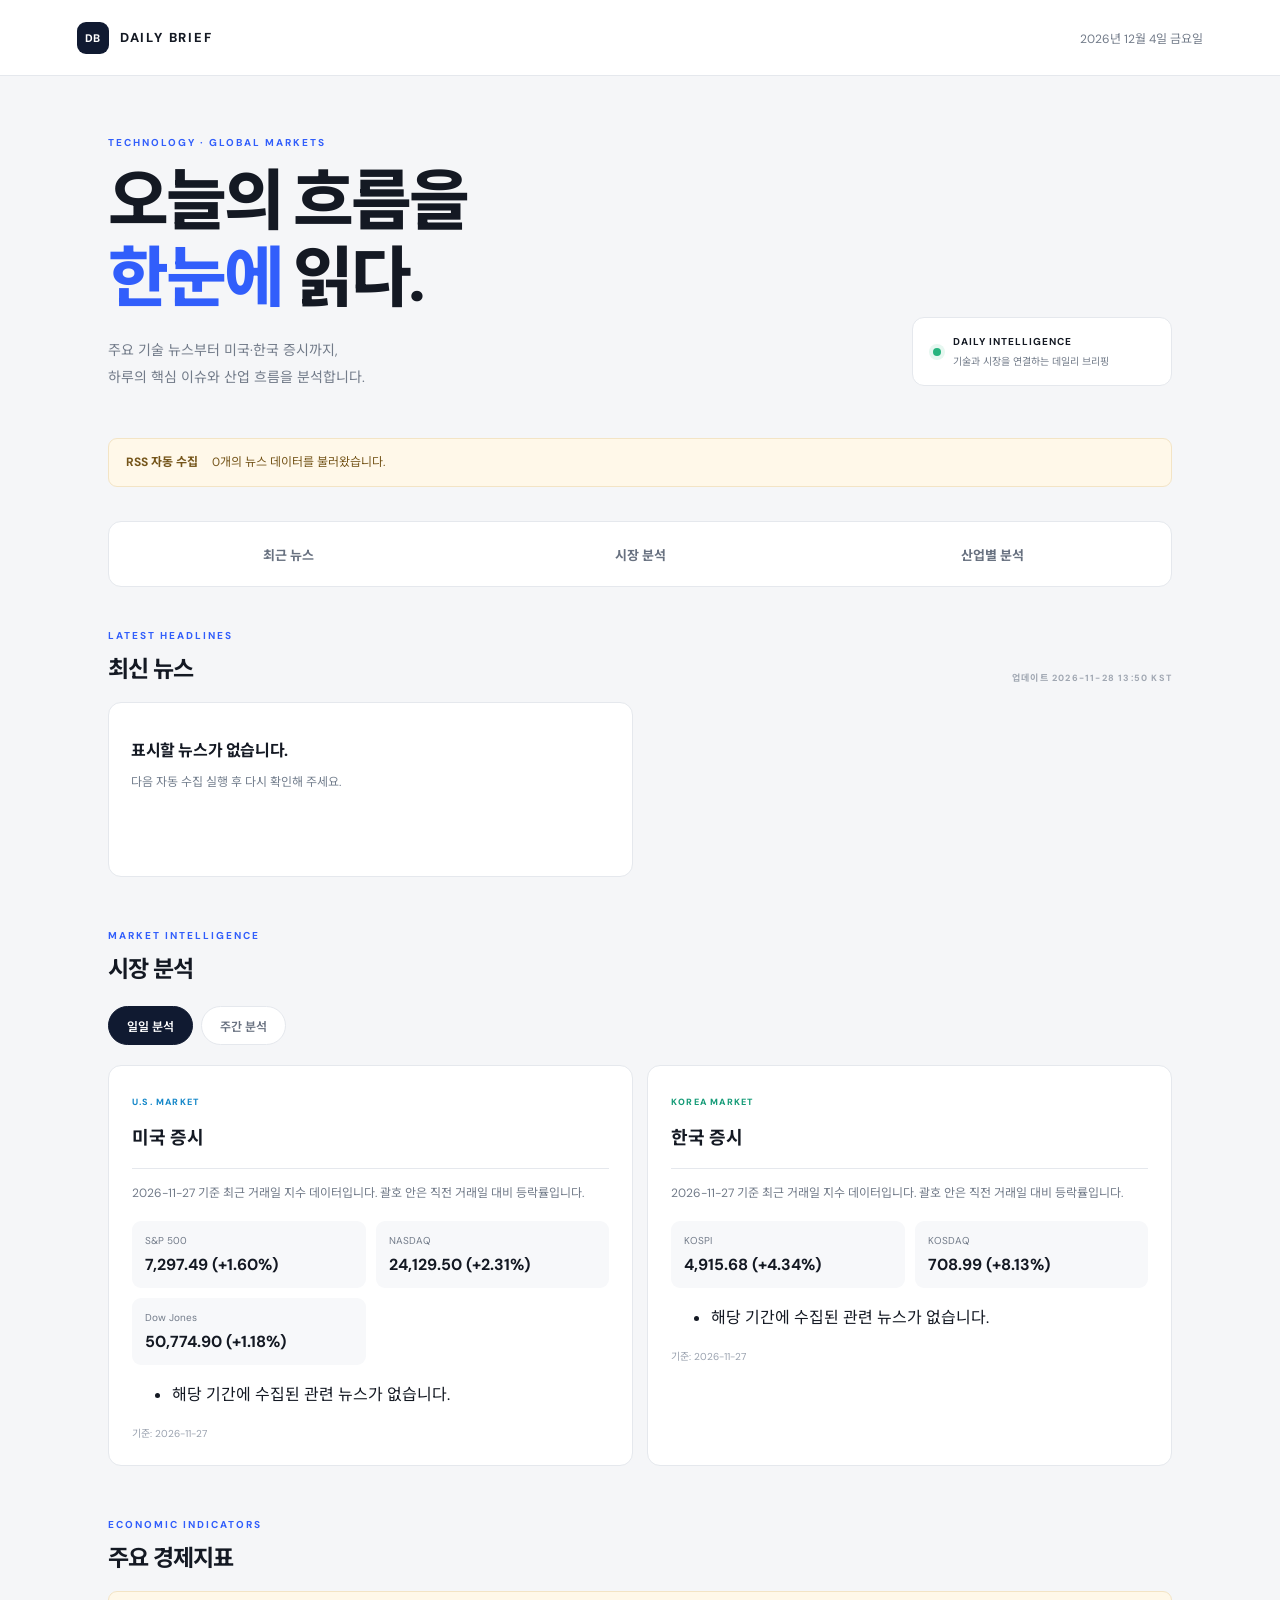
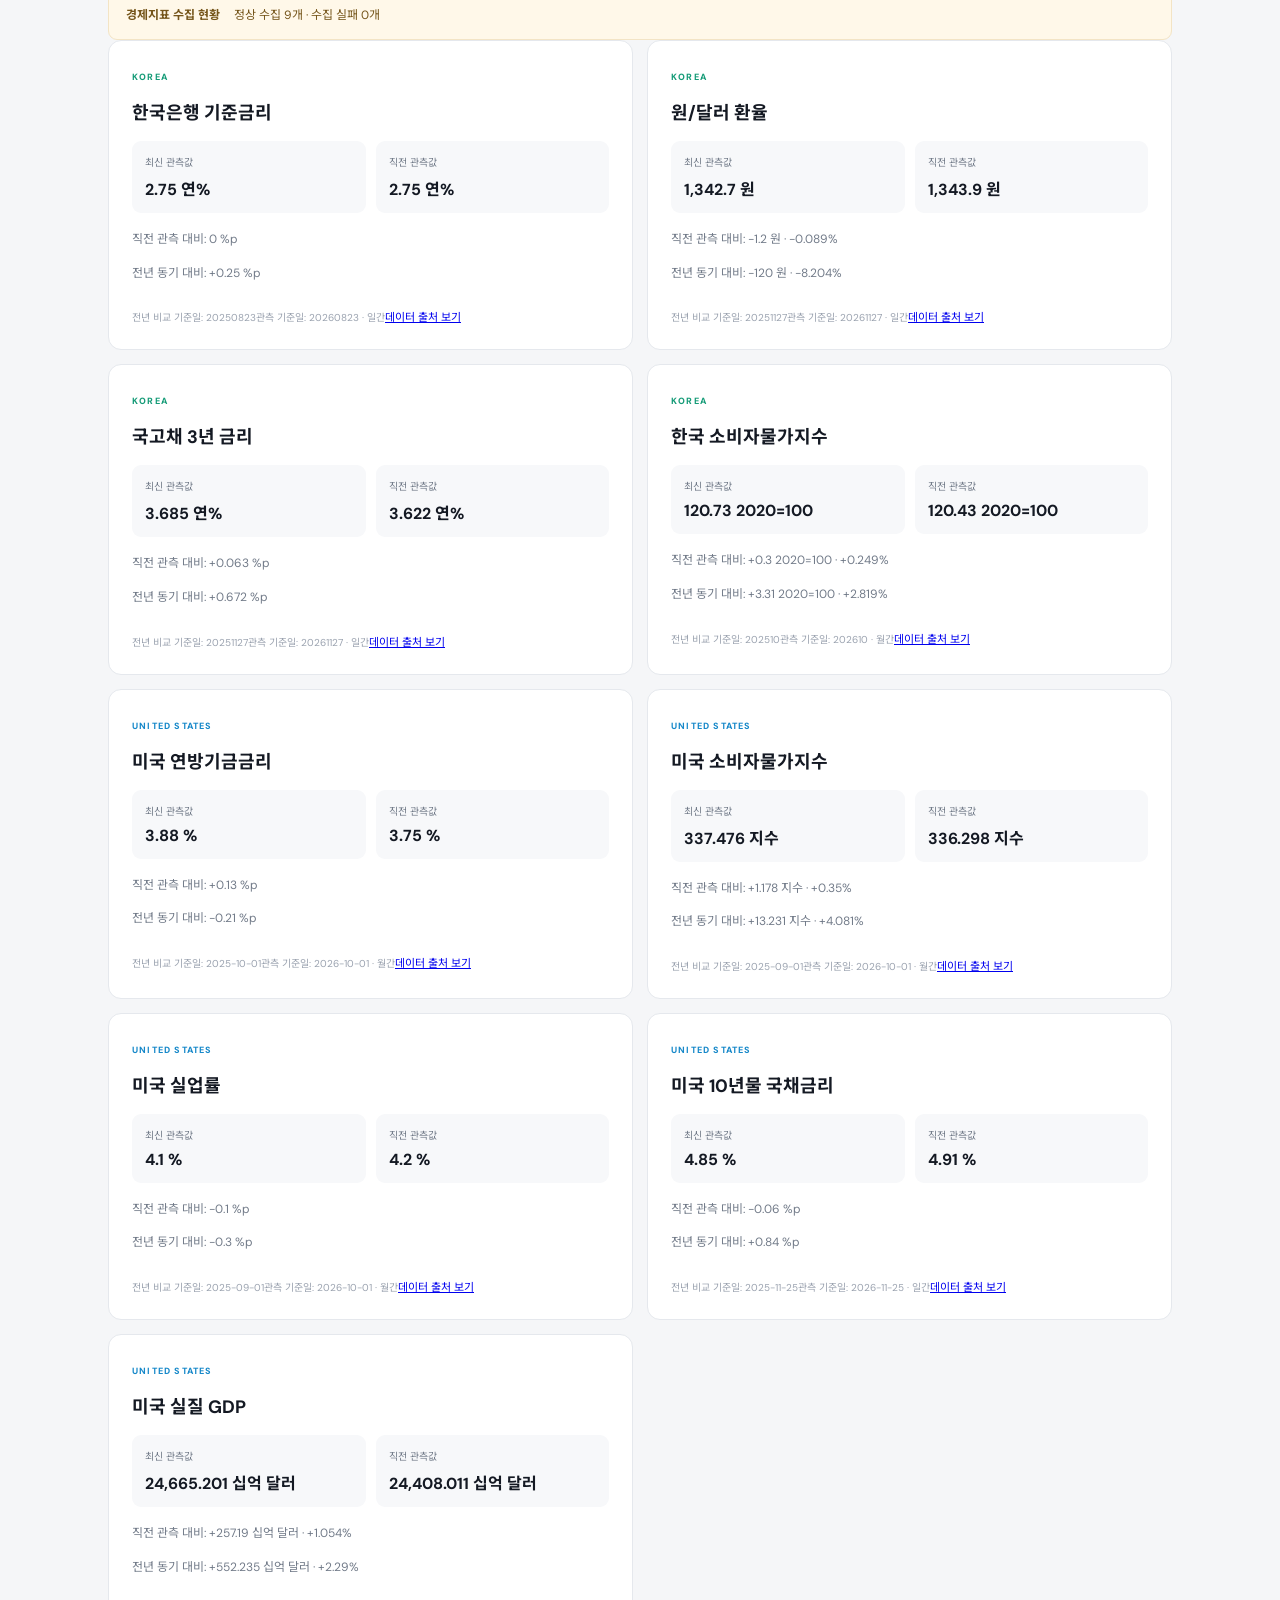
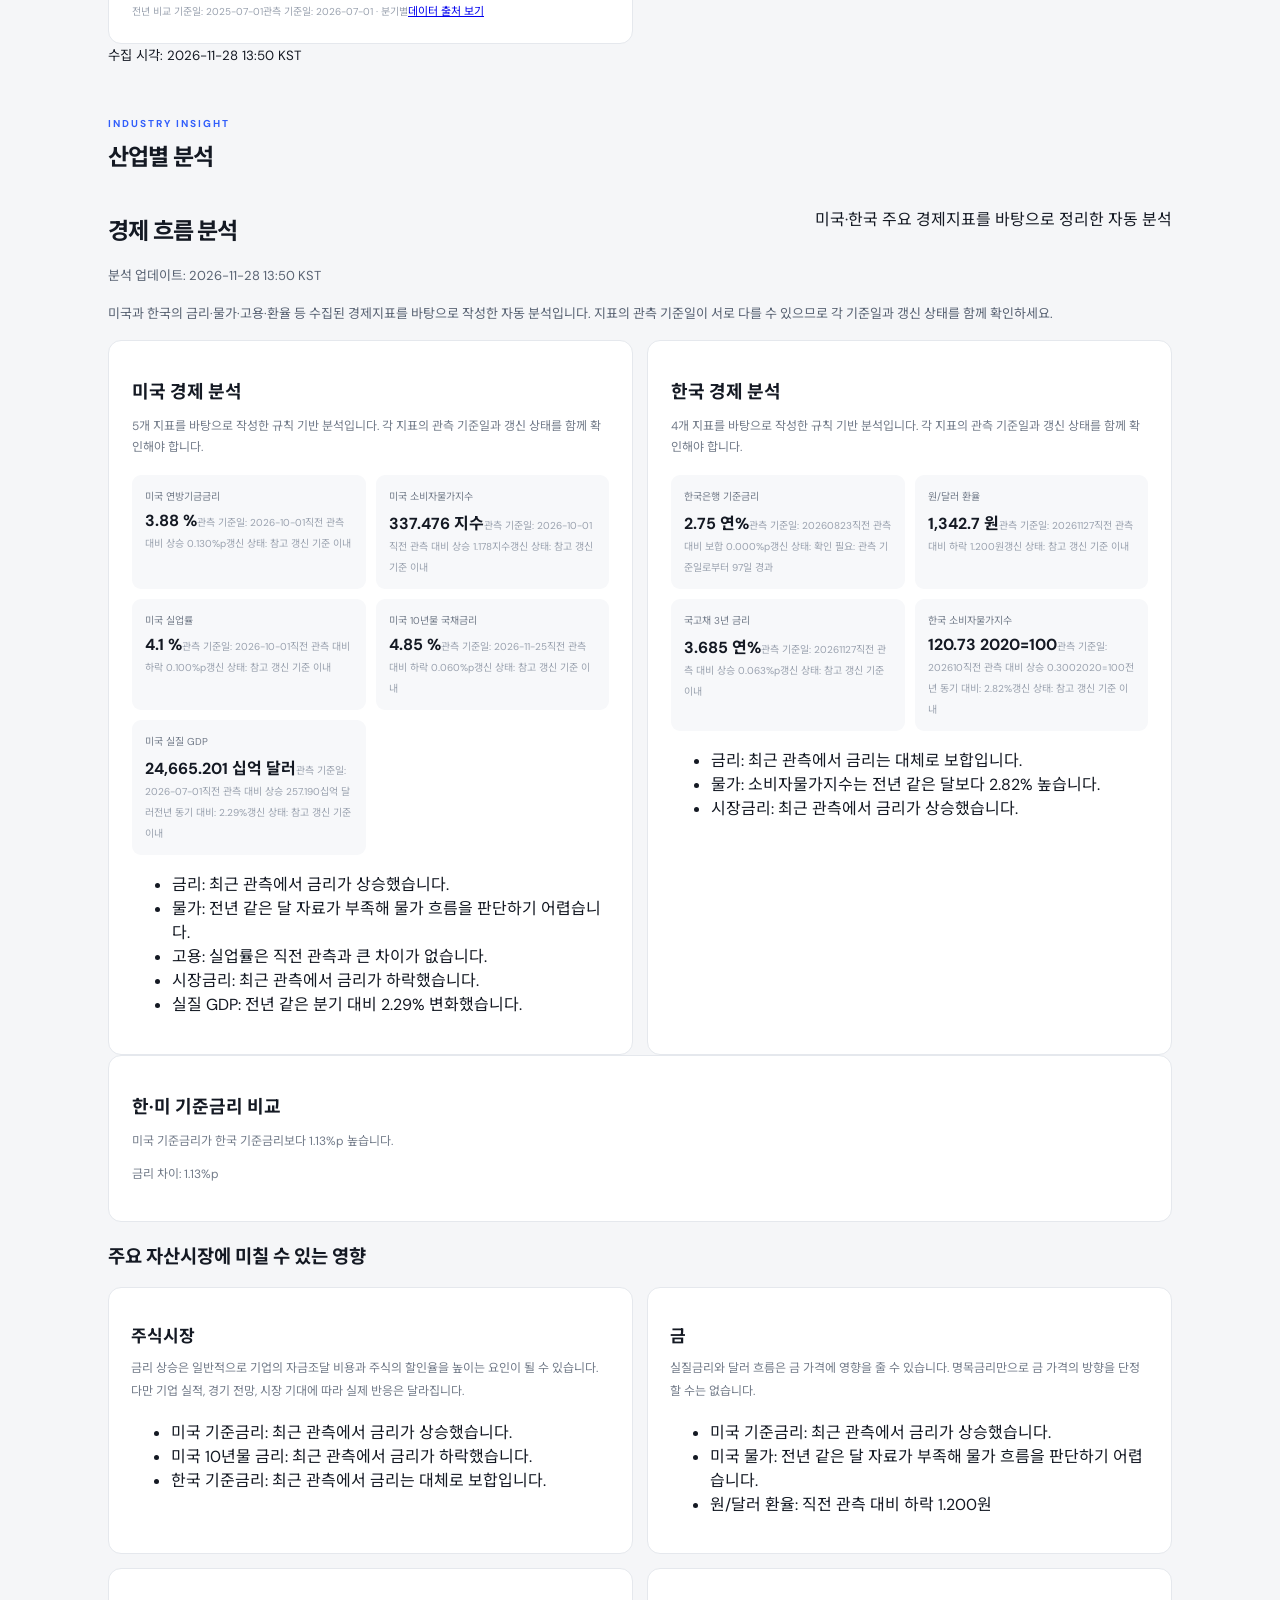
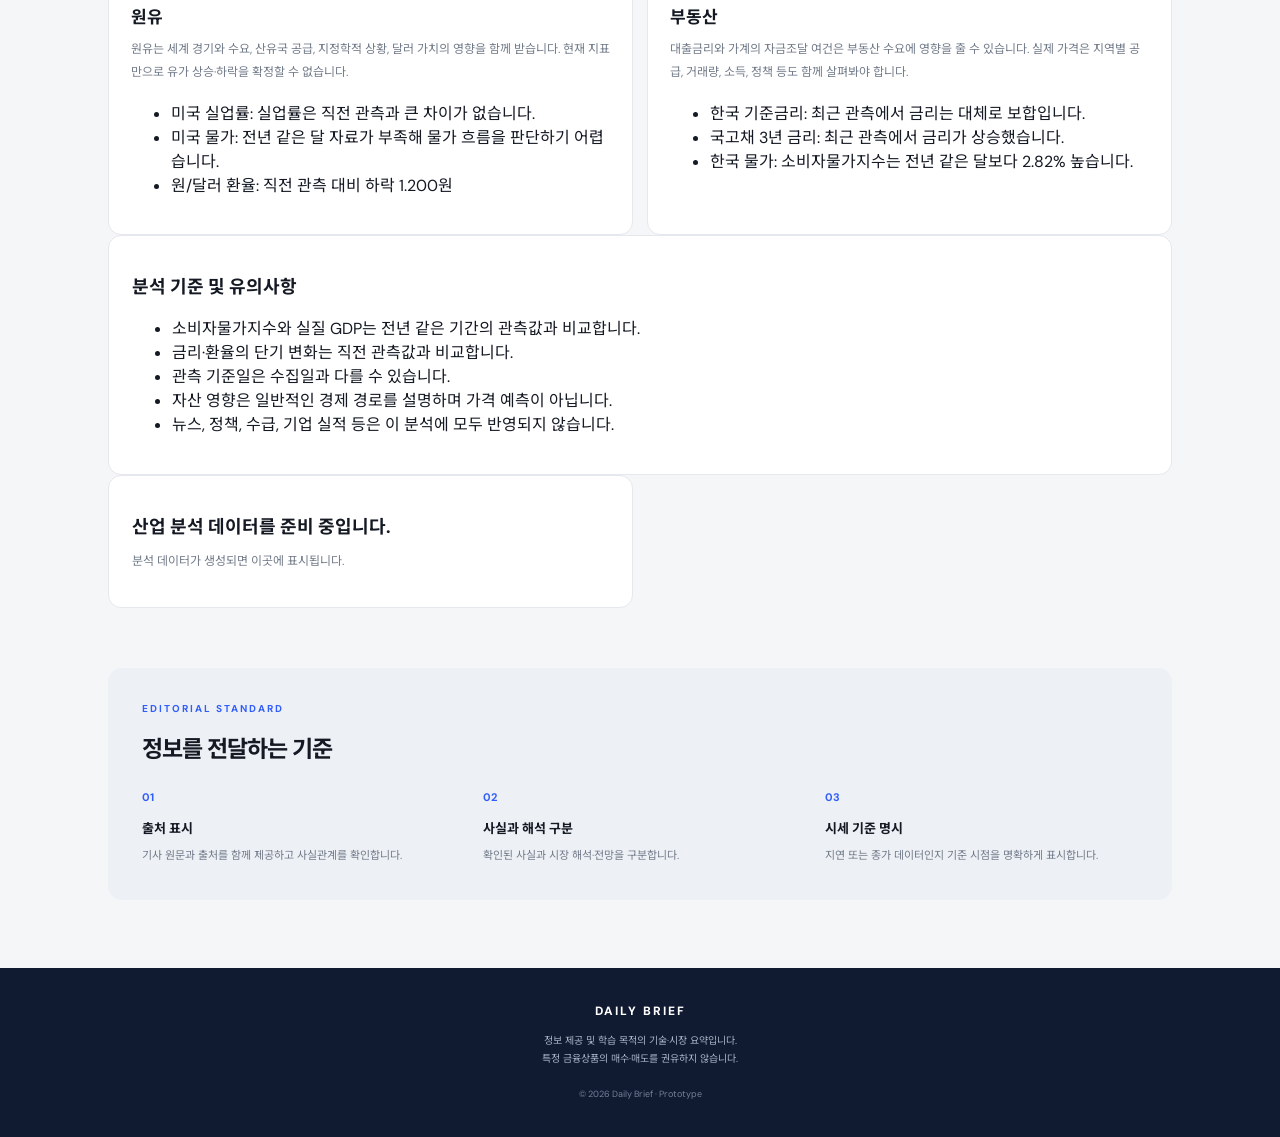
<file: index.html>
<!DOCTYPE html>
<html lang="ko">
<head>
  <meta charset="UTF-8">
  <meta name="viewport" content="width=device-width, initial-scale=1.0">
  <meta name="description" content="기술 뉴스와 미국·한국 증시 흐름을 정리하는 데일리 브리프">
  <title>DAILY BRIEF | 기술·증시 브리핑</title>
  <link rel="stylesheet" href="style.css">
</head>
<body>
  <header class="topbar">
    <a class="brand" href="#">
      <span class="brand-mark">DB</span>
      <span>DAILY BRIEF</span>
    </a>
    <span class="date-label" id="today"></span>
  </header>

  <main class="container">

    <!-- 메인 소개 -->
    <section class="hero">
      <div>
        <p class="eyebrow">TECHNOLOGY · GLOBAL MARKETS</p>
        <h1>오늘의 흐름을<br><em>한눈에</em> 읽다.</h1>
        <p class="hero-copy">
          주요 기술 뉴스부터 미국·한국 증시까지,<br>
          하루의 핵심 이슈와 산업 흐름을 분석합니다.
        </p>
      </div>

      <div class="hero-note">
        <span class="live-dot"></span>
        <div>
          <strong>DAILY INTELLIGENCE</strong>
          <small>기술과 시장을 연결하는 데일리 브리핑</small>
        </div>
      </div>
    </section>

    <!-- 수집 상태 -->
    <section class="notice" id="status">
      <strong>자동 수집 준비</strong>
      <span>최신 뉴스 데이터를 불러오는 중입니다.</span>
    </section>

    <!-- 주요 메뉴 -->
    <nav class="section-nav" aria-label="주요 메뉴">
      <a href="#latest-news">최근 뉴스</a>
      <a href="#market-analysis">시장 분석</a>
      <a href="#industry-section">산업별 분석</a>
    </nav>

    <!-- 최신 뉴스 -->
    <section class="section-heading" id="latest-news">
      <div>
        <p class="eyebrow">LATEST HEADLINES</p>
        <h2>최신 뉴스</h2>
      </div>
      <span class="sample-tag" id="updated">데이터 확인 중</span>
    </section>
   
    <section class="cards" id="cards">
      <article class="card">
        <h3>뉴스 데이터를 불러오는 중입니다.</h3>
        <p>자동 수집이 설정되면 이 영역에 기사 제목과 출처가 표시됩니다.</p>
      </article>
    </section>

    <!-- 시장 분석 -->
    <section class="section-heading archive-heading" id="market-analysis">
      <div>
        <p class="eyebrow">MARKET INTELLIGENCE</p>
        <h2>시장 분석</h2>
      </div>
    </section>

    <nav class="tabs analysis-tabs" aria-label="시장 분석 기간">
      <button class="tab active" data-analysis="daily">일일 분석</button>
      <button class="tab" data-analysis="weekly">주간 분석</button>
    </nav>

    <section class="market-grid">

      <article class="market-panel">
        <span class="category us">U.S. MARKET</span>
        <h3>미국 증시</h3>

        <div class="market-data" id="us-market">
          <p>시장 분석 데이터를 불러오는 중입니다.</p>
        </div>
      </article>

      <article class="market-panel">
        <span class="category kr">KOREA MARKET</span>
        <h3>한국 증시</h3>

        <div class="market-data" id="kr-market">
          <p>시장 분석 데이터를 불러오는 중입니다.</p>
        </div>
      </article>

    </section>

    <!-- 산업 분석 -->
    <section class="section-heading archive-heading" id="industry-section">
      <div>
        <p class="eyebrow">INDUSTRY INSIGHT</p>
        <h2>산업별 분석</h2>
      </div>
    </section>

    <section class="industry-grid" id="industry-analysis">
      <article class="market-panel">
        <h3>산업 분석 데이터를 준비 중입니다.</h3>
        <p>주요 기술 뉴스와 산업 동향을 종합해 분석할 예정입니다.</p>
      </article>
    </section>

    <!-- 편집 기준 -->
    <section class="method">
      <p class="eyebrow">EDITORIAL STANDARD</p>
      <h2>정보를 전달하는 기준</h2>

      <div class="method-grid">
        <div>
          <b>01</b>
          <strong>출처 표시</strong>
          <p>기사 원문과 출처를 함께 제공하고 사실관계를 확인합니다.</p>
        </div>

        <div>
          <b>02</b>
          <strong>사실과 해석 구분</strong>
          <p>확인된 사실과 시장 해석·전망을 구분합니다.</p>
        </div>

        <div>
          <b>03</b>
          <strong>시세 기준 명시</strong>
          <p>지연 또는 종가 데이터인지 기준 시점을 명확하게 표시합니다.</p>
        </div>
      </div>
    </section>

  </main>

  <!-- 뉴스 상세 모달 -->
  <div class="modal" id="news-modal" aria-hidden="true">
    <div class="modal-backdrop" data-close-modal></div>

    <section
      class="modal-content"
      role="dialog"
      aria-modal="true"
      aria-labelledby="modal-title"
    >
      <button
        class="modal-close"
        type="button"
        aria-label="닫기"
        data-close-modal
      >×</button>

      <span class="category" id="modal-category">NEWS</span>

      <h2 id="modal-title">뉴스 제목</h2>

      <div class="modal-meta">
        <span id="modal-source"></span>
        <span id="modal-date"></span>
      </div>

      <div class="modal-body">
        <h3>기사 요약</h3>
        <p id="modal-summary">요약 내용을 불러오는 중입니다.</p>

        <h3>핵심 내용</h3>
        <ul id="modal-points">
          <li>핵심 내용을 불러오는 중입니다.</li>
        </ul>
      </div>

      <a
        class="original-link"
        id="modal-original-link"
        href="#"
        target="_blank"
        rel="noopener noreferrer"
      >
        언론사 원문 보기 →
      </a>
    </section>
  </div>

  <footer>
    <div class="footer-brand">DAILY BRIEF</div>
    <p>
      정보 제공 및 학습 목적의 기술·시장 요약입니다.<br>
      특정 금융상품의 매수·매도를 권유하지 않습니다.
    </p>
    <small>© 2026 Daily Brief · Prototype</small>
  </footer>

  <script src="script.js"></script>
</body>
</html>
</file>
<file: style.css>
@import url('https://fonts.googleapis.com/css2?family=DM+Sans:wght@400;500;600;700&family=Noto+Sans+KR:wght@400;500;600;700;800&display=swap');

:root {
  --bg: #f5f6f8;
  --ink: #141923;
  --muted: #727b89;
  --line: #e5e8ed;
  --blue: #315efb;
  --navy: #101a31;
}

* {
  box-sizing: border-box;
}

body {
  margin: 0;
  background: var(--bg);
  color: var(--ink);
  font-family: 'DM Sans', 'Noto Sans KR', sans-serif;
}

button,
a {
  -webkit-tap-highlight-color: transparent;
}

/* 상단 */

.topbar {
  height: 76px;
  padding: 0 max(6vw, 24px);
  display: flex;
  align-items: center;
  justify-content: space-between;
  background: #fff;
  border-bottom: 1px solid var(--line);
}

.brand {
  display: flex;
  align-items: center;
  gap: 11px;
  color: var(--ink);
  text-decoration: none;
  font-weight: 800;
  letter-spacing: 1.8px;
  font-size: 13px;
}

.brand-mark {
  display: grid;
  place-items: center;
  width: 32px;
  height: 32px;
  border-radius: 9px;
  background: var(--navy);
  color: #fff;
  font-size: 11px;
  letter-spacing: 0;
}

.date-label {
  font-size: 12px;
  color: var(--muted);
}

.container {
  max-width: 1120px;
  margin: auto;
  padding: 0 28px;
}

/* 메인 소개 */

.hero {
  min-height: 310px;
  padding: 60px 0 48px;
  display: flex;
  justify-content: space-between;
  align-items: flex-end;
  gap: 30px;
}

.eyebrow {
  font-size: 10px;
  letter-spacing: 2px;
  font-weight: 700;
  color: var(--blue);
  margin: 0 0 15px;
}

h1 {
  font-size: clamp(42px, 6vw, 66px);
  line-height: 1.16;
  letter-spacing: -2.8px;
  margin: 0;
  font-weight: 800;
}

h1 em {
  font-style: normal;
  color: var(--blue);
}

.hero-copy {
  font-size: 14px;
  line-height: 1.9;
  color: var(--muted);
  margin: 20px 0 0;
}

.hero-note {
  display: flex;
  align-items: center;
  gap: 12px;
  padding: 17px 20px;
  background: #fff;
  border: 1px solid var(--line);
  border-radius: 12px;
  min-width: 260px;
  margin-bottom: 4px;
}

.live-dot {
  width: 8px;
  height: 8px;
  background: #27b47e;
  border-radius: 50%;
  box-shadow: 0 0 0 4px #e6f7f0;
  flex-shrink: 0;
}

.hero-note strong,
.hero-note small {
  display: block;
}

.hero-note strong {
  font-size: 10px;
  letter-spacing: 1px;
}

.hero-note small {
  font-size: 10px;
  color: var(--muted);
  margin-top: 5px;
}

/* 상태 안내 */

.notice {
  display: flex;
  gap: 14px;
  align-items: center;
  padding: 14px 17px;
  background: #fff8e9;
  border: 1px solid #f3e4c5;
  border-radius: 9px;
  color: #75551a;
  font-size: 12px;
  line-height: 1.6;
}

.notice strong {
  white-space: nowrap;
}

/* 탭 */

.tabs {
  display: flex;
  gap: 8px;
  margin: 34px 0 40px;
  flex-wrap: wrap;
}

.tab {
  border: 1px solid var(--line);
  background: #fff;
  color: #687180;
  border-radius: 30px;
  padding: 10px 18px;
  font: 600 12px 'Noto Sans KR', sans-serif;
  cursor: pointer;
  transition: .2s;
}

.tab:hover {
  border-color: var(--blue);
  color: var(--blue);
}

.tab.active {
  background: var(--navy);
  border-color: var(--navy);
  color: #fff;
}

.analysis-tabs {
  margin: 22px 0 20px;
}

/* 섹션 제목 */

.section-heading {
  display: flex;
  align-items: flex-end;
  justify-content: space-between;
  margin-bottom: 18px;
}

.section-heading .eyebrow {
  margin-bottom: 8px;
}

h2 {
  font-size: 23px;
  letter-spacing: -.8px;
  margin: 0;
}

.sample-tag {
  font-size: 9px;
  letter-spacing: 1.2px;
  color: #a0a7b2;
  font-weight: 700;
}

/* 뉴스 카드 */

.cards {
  display: grid;
  grid-template-columns: repeat(2, minmax(0, 1fr));
  gap: 14px;
}

.card {
  background: #fff;
  border: 1px solid var(--line);
  border-radius: 13px;
  padding: 22px;
  min-height: 175px;
  display: flex;
  flex-direction: column;
  transition: transform .2s, box-shadow .2s;
}

.card:hover {
  transform: translateY(-2px);
  box-shadow: 0 8px 24px rgba(16, 26, 49, .05);
}

.card h3 {
  font-size: 16px;
  line-height: 1.5;
  margin: 14px 0 9px;
  letter-spacing: -.4px;
}

.card a {
  color: inherit;
  text-decoration: none;
  cursor: pointer;
}

.card a:hover {
  color: var(--blue);
}

.card p {
  font-size: 12px;
  line-height: 1.8;
  color: #737e8d;
  margin: 0;
}

.card-meta {
  display: flex;
  justify-content: space-between;
  gap: 10px;
  color: #9aa2af;
  font-size: 10px;
  margin-top: auto;
  padding-top: 17px;
}

.category {
  font-size: 9px;
  font-weight: 800;
  letter-spacing: 1.2px;
}

.category.tech {
  color: #526fe3;
}

.category.us {
  color: #1688c9;
}

.category.kr {
  color: #159b77;
}

/* 시장 분석 */

.archive-heading {
  margin-top: 52px;
}

.market-grid {
  display: grid;
  grid-template-columns: 1fr 1fr;
  gap: 14px;
}

.market-panel {
  background: #fff;
  border: 1px solid var(--line);
  border-radius: 13px;
  padding: 23px;
}

.market-panel h3 {
  margin: 13px 0 8px;
  font-size: 18px;
}

.market-panel p {
  font-size: 12px;
  color: var(--muted);
  line-height: 1.8;
}

.market-panel small {
  font-size: 10px;
  color: #9aa2af;
}

.market-data {
  margin-top: 18px;
  padding-top: 14px;
  border-top: 1px solid var(--line);
}

.market-data p {
  margin: 0;
}

.market-summary {
  font-size: 13px;
  line-height: 1.9;
  color: #596373;
}

.market-summary strong {
  color: var(--ink);
}

.market-stat {
  display: grid;
  grid-template-columns: repeat(2, minmax(0, 1fr));
  gap: 10px;
  margin: 16px 0;
}

.stat-item {
  background: #f7f8fa;
  padding: 13px;
  border-radius: 9px;
}

.stat-item span {
  display: block;
  color: var(--muted);
  font-size: 10px;
  margin-bottom: 7px;
}

.stat-item strong {
  font-size: 16px;
}

/* 산업별 분석 */

.industry-grid {
  display: grid;
  grid-template-columns: repeat(2, minmax(0, 1fr));
  gap: 14px;
}

.industry-card {
  background: #fff;
  border: 1px solid var(--line);
  border-radius: 13px;
  padding: 22px;
}

.industry-card h3 {
  margin: 12px 0 10px;
  font-size: 17px;
}

.industry-card p {
  color: var(--muted);
  font-size: 12px;
  line-height: 1.9;
  margin: 0;
}

.industry-card .industry-meta {
  margin-top: 15px;
  padding-top: 13px;
  border-top: 1px solid var(--line);
  color: #9aa2af;
  font-size: 10px;
}

/* 뉴스 상세 모달 */

.modal {
  display: none;
  position: fixed;
  inset: 0;
  z-index: 1000;
  align-items: center;
  justify-content: center;
  padding: 20px;
}

.modal.open {
  display: flex;
}

.modal-backdrop {
  position: absolute;
  inset: 0;
  background: rgba(10, 17, 31, .65);
  backdrop-filter: blur(3px);
}

.modal-content {
  position: relative;
  z-index: 1;
  width: min(100%, 680px);
  max-height: 85vh;
  overflow-y: auto;
  background: #fff;
  border-radius: 16px;
  padding: 35px;
  box-shadow: 0 20px 70px rgba(0, 0, 0, .2);
}

.modal-close {
  position: absolute;
  top: 17px;
  right: 20px;
  width: 34px;
  height: 34px;
  border: 0;
  border-radius: 50%;
  background: #f1f3f6;
  color: #586170;
  font-size: 25px;
  line-height: 1;
  cursor: pointer;
}

.modal-close:hover {
  background: #e5e8ed;
}

.modal-content h2 {
  margin: 17px 35px 13px 0;
  font-size: 24px;
  line-height: 1.5;
}

.modal-meta {
  display: flex;
  flex-wrap: wrap;
  gap: 15px;
  color: #9aa2af;
  font-size: 11px;
  padding-bottom: 20px;
  border-bottom: 1px solid var(--line);
}

.modal-body {
  padding: 22px 0;
}

.modal-body h3 {
  font-size: 15px;
  margin: 20px 0 10px;
}

.modal-body h3:first-child {
  margin-top: 0;
}

.modal-body p,
.modal-body li {
  font-size: 13px;
  color: #596373;
  line-height: 2;
}

.modal-body ul {
  padding-left: 20px;
}

.original-link {
  display: inline-block;
  margin-top: 10px;
  padding: 12px 17px;
  background: var(--navy);
  color: #fff;
  border-radius: 8px;
  text-decoration: none;
  font-size: 12px;
  font-weight: 600;
}

.original-link:hover {
  background: var(--blue);
}

/* 편집 기준 */

.method {
  margin: 60px 0 68px;
  padding: 34px;
  background: #edf0f5;
  border-radius: 14px;
}

.method h2 {
  margin-bottom: 26px;
}

.method-grid {
  display: grid;
  grid-template-columns: repeat(3, 1fr);
  gap: 28px;
}

.method-grid b {
  display: block;
  color: var(--blue);
  font-size: 11px;
  margin-bottom: 13px;
}

.method-grid strong {
  font-size: 13px;
}

.method-grid p {
  font-size: 11px;
  line-height: 1.8;
  color: var(--muted);
  margin: 8px 0 0;
}

/* 하단 */

footer {
  background: #101a31;
  color: #fff;
  padding: 35px max(6vw, 24px);
  text-align: center;
}

.footer-brand {
  font-size: 12px;
  font-weight: 800;
  letter-spacing: 2px;
}

footer p {
  font-size: 10px;
  line-height: 1.8;
  color: #aab4c7;
  margin: 13px 0;
}

footer small {
  font-size: 9px;
  color: #748198;
}

/* 모바일 */

@media (max-width: 760px) {
  .hero {
    display: block;
    padding-top: 45px;
  }

  .hero-note {
    margin-top: 28px;
    width: max-content;
    max-width: 100%;
  }

  .cards,
  .market-grid,
  .industry-grid {
    grid-template-columns: 1fr;
  }

  .method-grid {
    grid-template-columns: 1fr;
    gap: 22px;
  }

  .method {
    padding: 25px;
  }

  .container {
    padding: 0 20px;
  }

  .modal {
    padding: 10px;
  }

  .modal-content {
    padding: 25px 20px;
    max-height: 90vh;
  }

  .modal-content h2 {
    font-size: 20px;
  }

  .notice {
    align-items: flex-start;
    flex-direction: column;
    gap: 5px;
  }

  .card-meta {
    flex-wrap: wrap;
  }
}
/* 주요 메뉴 */
html {
  scroll-behavior: smooth;
}

.section-nav {
  display: grid;
  grid-template-columns: repeat(3, 1fr);
  gap: 10px;
  margin: 34px 0 42px;
  padding: 8px;
  background: #fff;
  border: 1px solid var(--line);
  border-radius: 13px;
}

.section-nav a {
  display: flex;
  justify-content: center;
  align-items: center;
  min-height: 48px;
  border-radius: 9px;
  color: #687180;
  text-decoration: none;
  font-size: 13px;
  font-weight: 700;
  transition: .2s;
}

.section-nav a:hover {
  background: var(--navy);
  color: #fff;
}

/* 뉴스 카테고리 */
.news-filters {
  margin: 0 0 24px;
}

/* 메뉴 이동 위치 */
#latest-news,
#market-analysis,
#industry-section {
  scroll-margin-top: 24px;
}

/* 모바일 */
@media (max-width: 760px) {
  .section-nav {
    gap: 5px;
    padding: 5px;
  }

  .section-nav a {
    min-height: 44px;
    font-size: 11px;
  }
}
</file>
